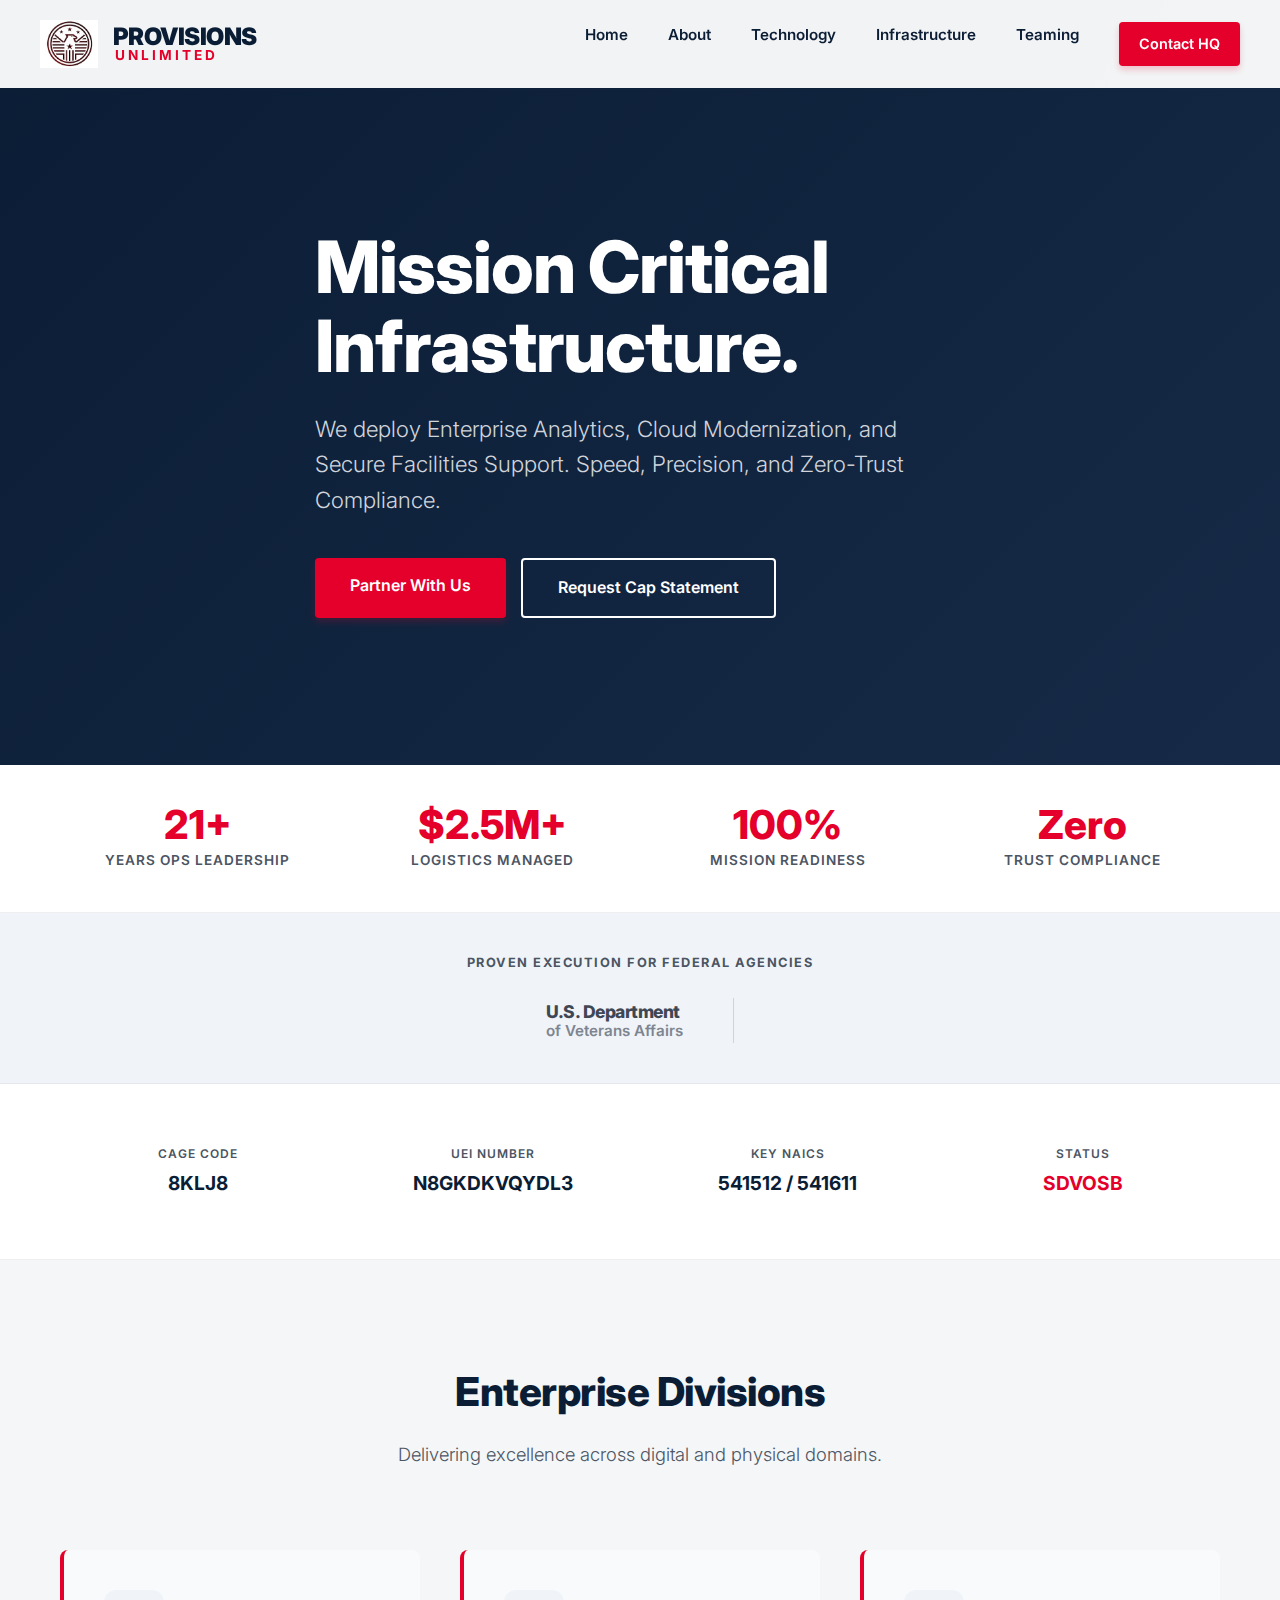
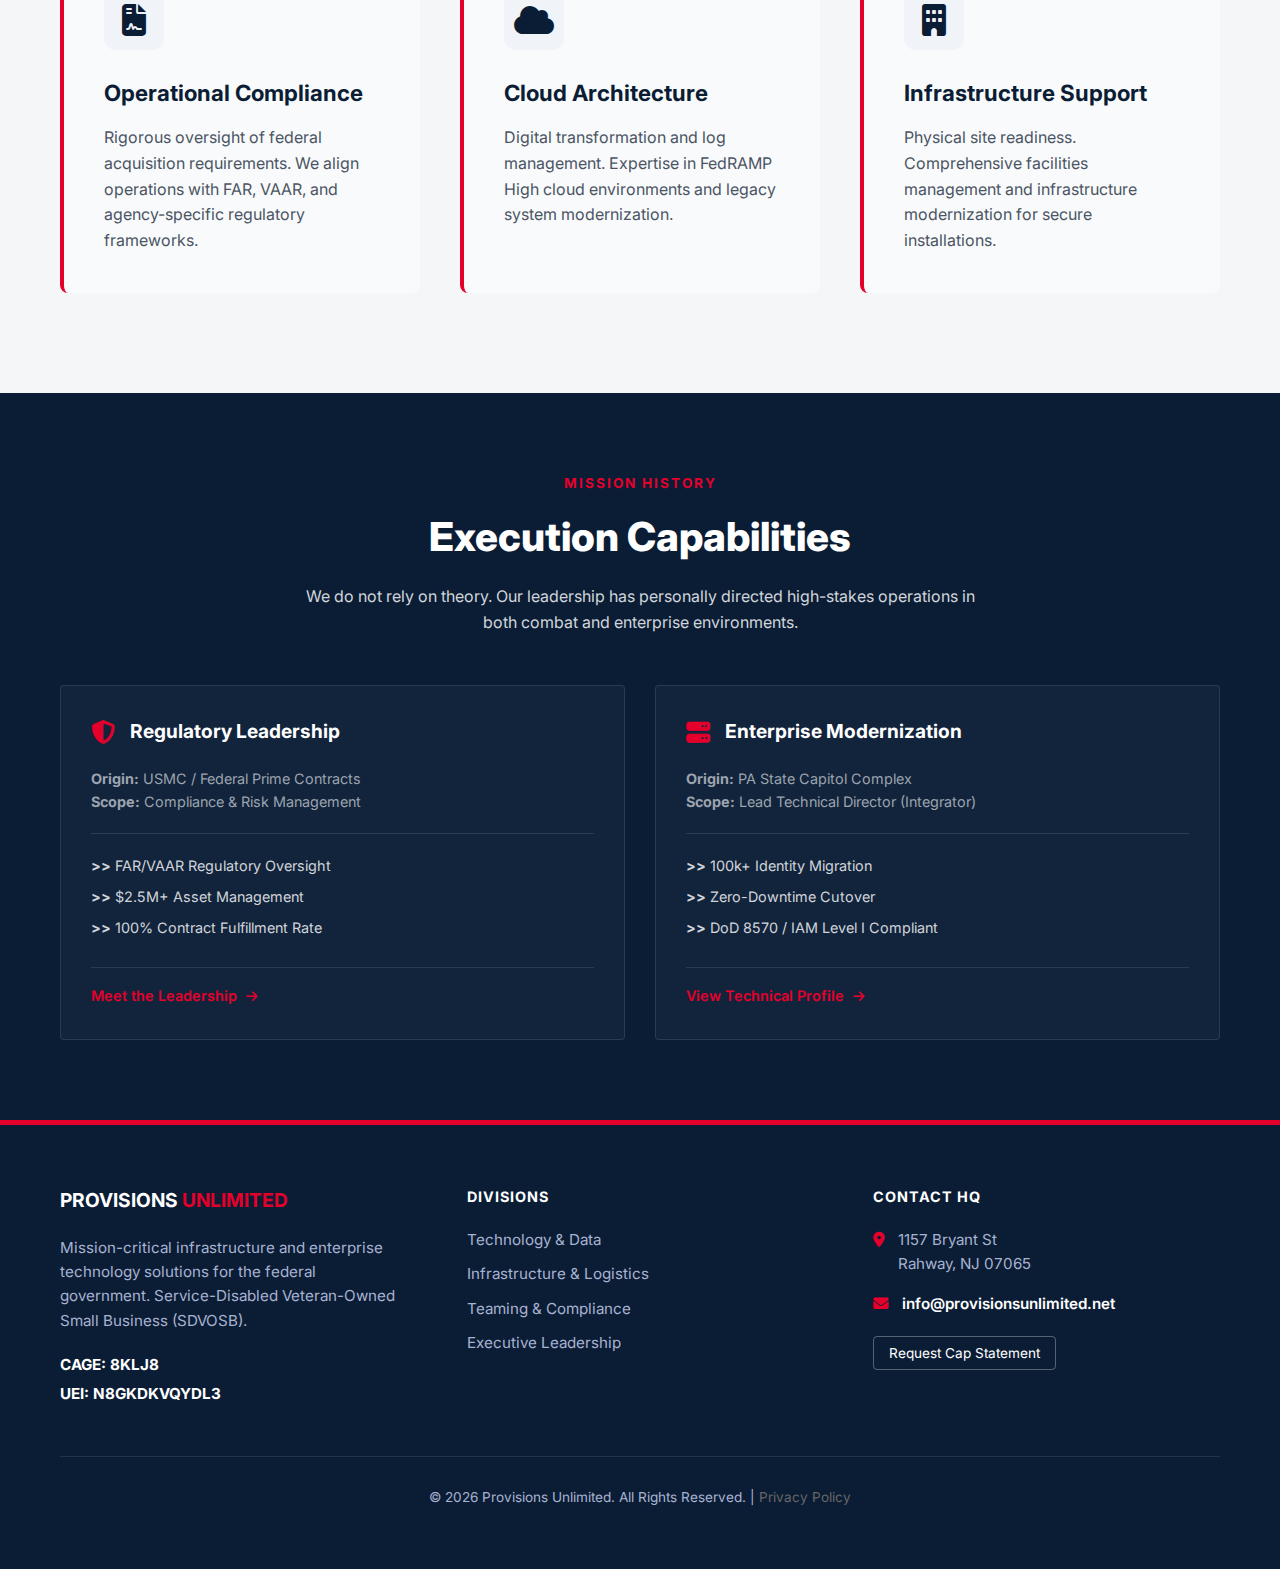
<file: index.html>
<!DOCTYPE html>
<html lang="en">
  <head>
    <meta charset="UTF-8" />
    <meta name="viewport" content="width=device-width, initial-scale=1.0" />
    <meta name="format-detection" content="telephone=no">
    <title>Provisions Unlimited | Mission Support Services</title>
    <link
      rel="stylesheet"
      href="https://cdnjs.cloudflare.com/ajax/libs/font-awesome/6.4.0/css/all.min.css"
    />
    <link
      href="https://fonts.googleapis.com/css2?family=Inter:wght@300;400;600;800&display=swap"
      rel="stylesheet"
    />

    <link rel="stylesheet" href="style.css" />
  </head>
  <body>
    <header>
      <div class="container nav-container">
        <div class="logo">
          <a href="index.html">
            <img src="logo.png" alt="Provisions Unlimited Seal" />
            <div
              style="display: flex; flex-direction: column; justify-content: center; line-height: 1"
            >
              <span
                class="logo-text-large"
                style="
                  font-family: 'Inter', sans-serif;
                  font-weight: 900;
                  font-size: 1.5rem;
                  color: var(--primary-navy);
                  letter-spacing: -0.5px;
                "
                >PROVISIONS</span
              >
              <span
                class="logo-text-small"
                style="
                  font-family: 'Inter', sans-serif;
                  font-weight: 700;
                  font-size: 0.85rem;
                  color: var(--accent-red);
                  letter-spacing: 3px;
                  margin-left: 2px;
                "
                >UNLIMITED</span
              >
            </div>
          </a>
        </div>
        <nav>
          <ul class="desktop-nav">
            <li><a href="index.html">Home</a></li>
            <li><a href="about.html">About</a></li>
            <li><a href="technology.html">Technology</a></li>
            <li><a href="infrastructure.html">Infrastructure</a></li>
            <li><a href="partners.html">Teaming</a></li>
            <li>
              <a href="#contact" class="btn" style="padding: 10px 20px; font-size: 0.9rem"
                >Contact HQ</a
              >
            </li>
          </ul>
          <div class="mobile-nav-toggle">
            <i class="fas fa-bars"></i>
          </div>
        </nav>
      </div>
      <div class="mobile-nav">
        <ul>
          <li><a href="index.html">Home</a></li>
          <li><a href="about.html">About</a></li>
          <li><a href="technology.html">Technology</a></li>
          <li><a href="infrastructure.html">Infrastructure</a></li>
          <li><a href="partners.html">Teaming</a></li>
          <li><a href="#contact">Contact HQ</a></li>
        </ul>
      </div>
    </header>

    <section class="hero">
      <div class="container">
                  <div class="hero-content">
                    <h1>Mission Critical<br>Infrastructure.</h1>
                    <p>We deploy Enterprise Analytics, Cloud Modernization, and Secure Facilities Support. Speed, Precision, and Zero-Trust Compliance.</p>
                    
                    <div style="display: flex; gap: 15px; flex-wrap: wrap;">
                        <a href="partners.html" class="btn">Partner With Us</a>
                        
                        <a href="mailto:info@provisionsunlimited.net?subject=Request Capability Statement" class="btn" style="background-color: transparent; border: 2px solid white; box-shadow: none;">
                            Request Cap Statement
                        </a>
                    </div>
                </div>      </div>
    </section>

    <div class="metrics">
      <div class="container">
        <div class="metrics-grid">
          <div class="metric-item">
            <h3>21+</h3>
            <p>Years Ops Leadership</p>
          </div>
          <div class="metric-item">
            <h3>$2.5M+</h3>
            <p>Logistics Managed</p>
          </div>
          <div class="metric-item">
            <h3>100%</h3>
            <p>Mission Readiness</p>
          </div>
          <div class="metric-item">
            <h3>Zero</h3>
            <p>Trust Compliance</p>
          </div>
        </div>
      </div>
    </div>

    <div style="background: #f0f4f8; padding: 40px 0; border-bottom: 1px solid #e5e7eb">
      <div class="container" style="text-align: center">
        <p
          style="
            font-weight: 700;
            color: var(--text-gray);
            text-transform: uppercase;
            font-size: 0.8rem;
            letter-spacing: 1.5px;
            margin-bottom: 25px;
          "
        >
          Proven Execution For Federal Agencies
        </p>

        <div
          style="
            display: flex;
            justify-content: center;
            align-items: center;
            gap: 50px;
            flex-wrap: wrap;
          "
        >
                    <div style="display: flex; align-items: center; gap: 15px; opacity: 0.85">
                      <div style="text-align: left; line-height: 1.2">
                        <span
                          style="
                            display: block;
                            font-weight: 800;
                            color: #1f2937;
                            font-size: 1.1rem;
                            letter-spacing: -0.5px;
                          "
                          >U.S. Department</span
                        >
                        <span style="display: block; font-weight: 600; color: #6b7280; font-size: 0.95rem"
                          >of Veterans Affairs</span
                        >
                      </div>
                    </div>
          <div
            style="height: 45px; width: 1px; background: #cbd5e1; display: block"
            class="desktop-only"
          ></div>


        </div>
      </div>
    </div>

    <div class="gov-data">
      <div class="container">
        <div class="data-grid">
          <div class="data-item">
            <h4>CAGE Code</h4>
            <p>8KLJ8</p>
          </div>
          <div class="data-item">
            <h4>UEI Number</h4>
            <p>N8GKDKVQYDL3</p>
          </div>
          <div class="data-item">
            <h4>Key NAICS</h4>
            <p>541512 / 541611</p>
          </div>
          <div class="data-item">
            <h4>Status</h4>
            <p style="color: var(--accent-red)">SDVOSB</p>
          </div>
        </div>
      </div>
    </div>

    <section id="services" class="services">
      <div class="container">
        <h2 class="section-title">Enterprise Divisions</h2>
        <p class="section-subtitle">Delivering excellence across digital and physical domains.</p>
        <div class="grid">
    
    <a href="partners.html" style="text-decoration: none;">
        <div class="cap-card" style="height: 100%;"> <div class="card-icon"><i class="fas fa-file-contract"></i></div>
            <h3>Operational Compliance</h3>
            <p>Rigorous oversight of federal acquisition requirements. We align operations with FAR, VAAR, and agency-specific regulatory frameworks.</p>
        </div>
    </a>

    <a href="technology.html" style="text-decoration: none;">
        <div class="cap-card" style="height: 100%;">
            <div class="card-icon"><i class="fas fa-cloud"></i></div>
            <h3>Cloud Architecture</h3>
            <p>Digital transformation and log management. Expertise in FedRAMP High cloud environments and legacy system modernization.</p>
        </div>
    </a>

    <a href="infrastructure.html" style="text-decoration: none;">
        <div class="cap-card" style="height: 100%;">
            <div class="card-icon"><i class="fas fa-building"></i></div>
            <h3>Infrastructure Support</h3>
            <p>Physical site readiness. Comprehensive facilities management and infrastructure modernization for secure installations.</p>
        </div>
    </a>
</div>
      </div>
    </section>

    <section class="performance" style="background-color: var(--primary-navy); color: white; padding: 80px 0;">
        <div class="container">
            
            <div style="text-align: center; margin-bottom: 50px;">
                <h4 style="color: var(--accent-red); text-transform: uppercase; letter-spacing: 2px; font-size: 0.85rem; font-weight: 700; margin-bottom: 10px;">Mission History</h4>
                <h2 style="font-size: 2.5rem; font-weight: 800;">Execution Capabilities</h2>
                <p style="color: #d1d5db; max-width: 700px; margin: 0 auto; margin-top: 15px;">
                    We do not rely on theory. Our leadership has personally directed high-stakes operations in both combat and enterprise environments.
                </p>
            </div>

            <div style="display: grid; grid-template-columns: repeat(auto-fit, minmax(300px, 1fr)); gap: 30px;">

                <div style="background: rgba(255,255,255,0.03); border: 1px solid rgba(255,255,255,0.1); border-radius: 4px; padding: 30px; display: flex; flex-direction: column; height: 100%;">
                    <div style="display: flex; align-items: center; gap: 15px; margin-bottom: 20px;">
                        <i class="fas fa-shield-alt" style="font-size: 1.5rem; color: var(--accent-red);"></i>
                        <h3 style="color: white; font-size: 1.2rem; font-weight: 700;">Regulatory Leadership</h3>
                    </div>
                    <p style="color: #9ca3af; font-size: 0.9rem; margin-bottom: 20px; border-bottom: 1px solid rgba(255,255,255,0.1); padding-bottom: 20px;">
                        <strong>Origin:</strong> USMC / Federal Prime Contracts<br>
                        <strong>Scope:</strong> Compliance & Risk Management
                    </p>
                    <ul style="list-style: none; font-size: 0.9rem; color: #d1d5db; flex-grow: 1;">
                        <li style="margin-bottom: 8px;"><strong>>></strong> FAR/VAAR Regulatory Oversight</li>
                        <li style="margin-bottom: 8px;"><strong>>></strong> $2.5M+ Asset Management</li>
                        <li style="margin-bottom: 8px;"><strong>>></strong> 100% Contract Fulfillment Rate</li>
                    </ul>
                    <div style="margin-top: 20px; padding-top: 15px; border-top: 1px solid rgba(255,255,255,0.1);">
                        <a href="about.html" style="color: var(--accent-red); text-decoration: none; font-size: 0.9rem; font-weight: 600;">Meet the Leadership <i class="fas fa-arrow-right" style="font-size: 0.8rem; margin-left: 5px;"></i></a>
                    </div>
                </div>

                <div style="background: rgba(255,255,255,0.03); border: 1px solid rgba(255,255,255,0.1); border-radius: 4px; padding: 30px; display: flex; flex-direction: column; height: 100%;">
                    <div style="display: flex; align-items: center; gap: 15px; margin-bottom: 20px;">
                        <i class="fas fa-server" style="font-size: 1.5rem; color: var(--accent-red);"></i>
                        <h3 style="color: white; font-size: 1.2rem; font-weight: 700;">Enterprise Modernization</h3>
                    </div>
                    <p style="color: #9ca3af; font-size: 0.9rem; margin-bottom: 20px; border-bottom: 1px solid rgba(255,255,255,0.1); padding-bottom: 20px;">
                        <strong>Origin:</strong> PA State Capitol Complex<br>
                        <strong>Scope:</strong> Lead Technical Director (Integrator)
                    </p>
                    <ul style="list-style: none; font-size: 0.9rem; color: #d1d5db; flex-grow: 1;">
                        <li style="margin-bottom: 8px;"><strong>>></strong> 100k+ Identity Migration</li>
                        <li style="margin-bottom: 8px;"><strong>>></strong> Zero-Downtime Cutover</li>
                        <li style="margin-bottom: 8px;"><strong>>></strong> DoD 8570 / IAM Level I Compliant</li>
                    </ul>
                    <div style="margin-top: 20px; padding-top: 15px; border-top: 1px solid rgba(255,255,255,0.1);">
                        <a href="about.html" style="color: var(--accent-red); text-decoration: none; font-size: 0.9rem; font-weight: 600;">View Technical Profile <i class="fas fa-arrow-right" style="font-size: 0.8rem; margin-left: 5px;"></i></a>
                    </div>
                </div>

            </div>
        </div>
    </section>

    <footer id="contact" style="background-color: #0b1d35; color: #a8b2d1; padding: 60px 0; font-size: 0.95rem; border-top: 5px solid var(--accent-red);">
        <div class="container">
            <div style="display: flex; flex-wrap: wrap; gap: 60px; justify-content: space-between;">
                
                <div style="flex: 1; min-width: 250px;">
                    <h4 style="color: white; margin-bottom: 20px; font-size: 1.2rem;">PROVISIONS <span style="color:var(--accent-red)">UNLIMITED</span></h4>
                    <p style="margin-bottom: 20px; line-height: 1.6;">
                        Mission-critical infrastructure and enterprise technology solutions for the federal government. Service-Disabled Veteran-Owned Small Business (SDVOSB).
                    </p>
                    <div style="font-weight: 700; color: white;">
                        <span style="display: block; margin-bottom: 5px;">CAGE: 8KLJ8</span>
                        <span style="display: block;">UEI: N8GKDKVQYDL3</span>
                    </div>
                </div>

                <div style="flex: 1; min-width: 200px;">
                    <h4 style="color: white; margin-bottom: 20px; text-transform: uppercase; letter-spacing: 1px; font-size: 0.9rem;">Divisions</h4>
                    <ul style="list-style: none; padding: 0;">
                        <li style="margin-bottom: 10px;"><a href="technology.html" style="color: #a8b2d1; text-decoration: none; transition: color 0.2s;">Technology & Data</a></li>
                        <li style="margin-bottom: 10px;"><a href="infrastructure.html" style="color: #a8b2d1; text-decoration: none; transition: color 0.2s;">Infrastructure & Logistics</a></li>
                        <li style="margin-bottom: 10px;"><a href="partners.html" style="color: #a8b2d1; text-decoration: none; transition: color 0.2s;">Teaming & Compliance</a></li>
                        <li style="margin-bottom: 10px;"><a href="about.html" style="color: #a8b2d1; text-decoration: none; transition: color 0.2s;">Executive Leadership</a></li>
                    </ul>
                </div>

                <div style="flex: 1; min-width: 250px;">
                    <h4 style="color: white; margin-bottom: 20px; text-transform: uppercase; letter-spacing: 1px; font-size: 0.9rem;">Contact HQ</h4>
                    <p style="margin-bottom: 15px;">
                        <i class="fas fa-map-marker-alt" style="color: var(--accent-red); margin-right: 10px;"></i>
                        1157 Bryant St<br>
                        <span style="margin-left: 25px;">Rahway, NJ 07065</span>
                    </p>
                    <p>
                        <i class="fas fa-envelope" style="color: var(--accent-red); margin-right: 10px;"></i>
                        <a href="mailto:info@provisionsunlimited.net" style="color: white; text-decoration: none; font-weight: 600;">info@provisionsunlimited.net</a>
                    </p>
                    <div style="margin-top: 25px;">
                        <a href="mailto:info@provisionsunlimited.net?subject=Request Capability Statement" style="border: 1px solid rgba(255,255,255,0.3); padding: 8px 15px; border-radius: 4px; color: white; text-decoration: none; font-size: 0.85rem;">Request Cap Statement</a>
                    </div>
                </div>

            </div>

            <div style="border-top: 1px solid rgba(255,255,255,0.1); margin-top: 50px; padding-top: 30px; text-align: center; font-size: 0.85rem;">
                <p>&copy; 2026 Provisions Unlimited. All Rights Reserved. | <a href="#" style="color: #666; text-decoration: none;">Privacy Policy</a></p>
            </div>
        </div>
    </footer>

    <script>
      const mobileNavToggle = document.querySelector('.mobile-nav-toggle');
      const mobileNav = document.querySelector('.mobile-nav');

      mobileNavToggle.addEventListener('click', () => {
        mobileNav.classList.toggle('active');
      });
    </script>
  </body>
</html>
</file>
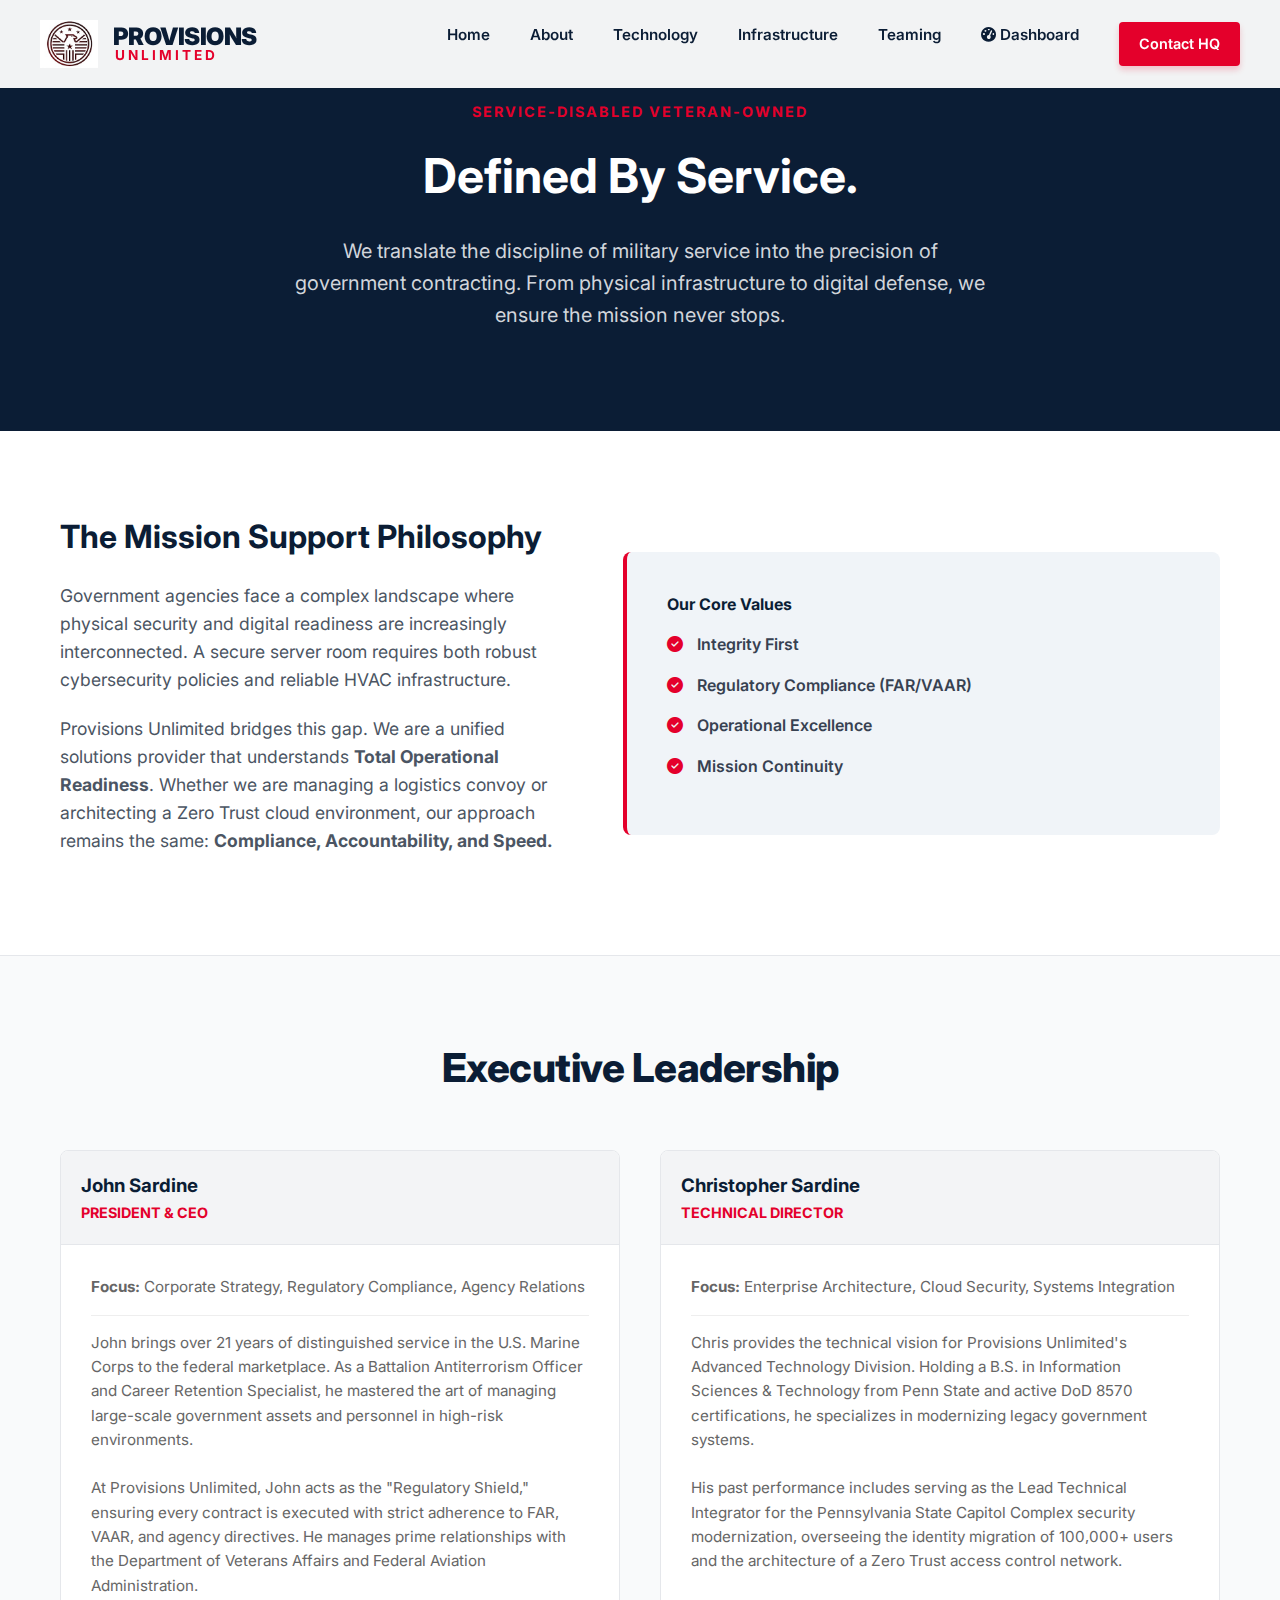
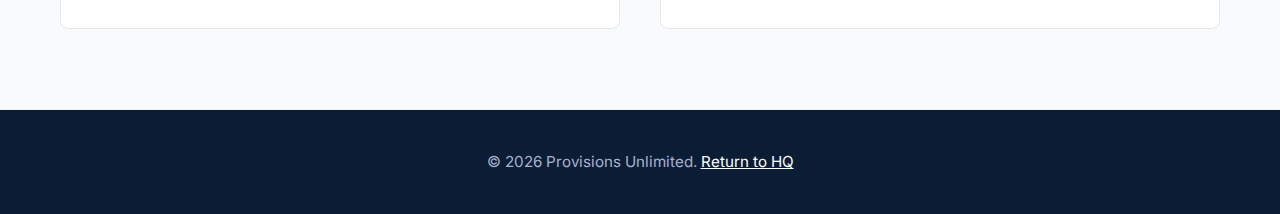
<file: about.html>
<!DOCTYPE html>
<html lang="en">
<head>
    <meta charset="UTF-8">
    <meta name="viewport" content="width=device-width, initial-scale=1.0">
    <title>About Us | Provisions Unlimited</title>
    <link rel="stylesheet" href="https://cdnjs.cloudflare.com/ajax/libs/font-awesome/6.4.0/css/all.min.css">
    <link href="https://fonts.googleapis.com/css2?family=Inter:wght@300;400;600;800&display=swap" rel="stylesheet">
    <link rel="stylesheet" href="style.css">
</head>
<body>

    <header>
        <div class="container nav-container">
            <div class="logo">
                <a href="index.html">
                    <img src="logo.png" alt="Provisions Unlimited Seal">
                    <div class="logo-text-container">
                        <span class="logo-text-large">PROVISIONS</span>
                        <span class="logo-text-small">UNLIMITED</span>
                    </div>
                </a>
            </div>
            <nav>
                <ul class="desktop-nav">
                    <li><a href="index.html">Home</a></li>
                    <li><a href="about.html">About</a></li>
                    <li><a href="technology.html">Technology</a></li>
                    <li><a href="infrastructure.html">Infrastructure</a></li>
                    <li><a href="partners.html">Teaming</a></li>
                    <li><a href="/dashboard"><i class="fas fa-gauge-high"></i> Dashboard</a></li>
                    <li><a href="#contact" class="btn">Contact HQ</a></li>
                </ul>
                <div class="mobile-nav-toggle">
                    <i class="fas fa-bars"></i>
                </div>
            </nav>
        </div>
        <div class="mobile-nav">
            <ul>
                <li><a href="index.html">Home</a></li>
                <li><a href="about.html">About</a></li>
                <li><a href="technology.html">Technology</a></li>
                <li><a href="infrastructure.html">Infrastructure</a></li>
                <li><a href="partners.html">Teaming</a></li>
                <li><a href="/dashboard"><i class="fas fa-gauge-high"></i> Dashboard</a></li>
                <li><a href="#contact">Contact HQ</a></li>
            </ul>
        </div>
    </header>

    <section class="about-hero">
        <div class="container">
            <h4 class="subtitle">Service-Disabled Veteran-Owned</h4>
            <h1>Defined By Service.</h1>
            <p>We translate the discipline of military service into the precision of government contracting. From physical infrastructure to digital defense, we ensure the mission never stops.</p>
        </div>
    </section>

    <section class="mission-philosophy">
        <div class="container">
            <div class="content-flex">
                <div class="flex-item">
                    <h2>The Mission Support Philosophy</h2>
                    <p>Government agencies face a complex landscape where physical security and digital readiness are increasingly interconnected. A secure server room requires both robust cybersecurity policies and reliable HVAC infrastructure.</p>
                    <p>Provisions Unlimited bridges this gap. We are a unified solutions provider that understands <strong>Total Operational Readiness</strong>. Whether we are managing a logistics convoy or architecting a Zero Trust cloud environment, our approach remains the same: <strong>Compliance, Accountability, and Speed.</strong></p>
                </div>
                <div class="flex-item core-values-card">
                    <h4>Our Core Values</h4>
                    <ul>
                        <li><i class="fas fa-check-circle"></i> Integrity First</li>
                        <li><i class="fas fa-check-circle"></i> Regulatory Compliance (FAR/VAAR)</li>
                        <li><i class="fas fa-check-circle"></i> Operational Excellence</li>
                        <li><i class="fas fa-check-circle"></i> Mission Continuity</li>
                    </ul>
                </div>
            </div>
        </div>
    </section>

    <section class="executive-leadership">
        <div class="container">
            <h2 class="section-title">Executive Leadership</h2>
            
            <div class="leader-grid">
                
                <div class="leader-card">
                    <div class="leader-header">
                        <h3>John Sardine</h3>
                        <p>President & CEO</p>
                    </div>
                    <div class="leader-body">
                        <p><strong>Focus:</strong> Corporate Strategy, Regulatory Compliance, Agency Relations</p>
                        <hr>
                        <p>
                            John brings over 21 years of distinguished service in the U.S. Marine Corps to the federal marketplace. As a Battalion Antiterrorism Officer and Career Retention Specialist, he mastered the art of managing large-scale government assets and personnel in high-risk environments.<br><br>
                            At Provisions Unlimited, John acts as the "Regulatory Shield," ensuring every contract is executed with strict adherence to FAR, VAAR, and agency directives. He manages prime relationships with the Department of Veterans Affairs and Federal Aviation Administration.
                        </p>
                    </div>
                </div>

                <div class="leader-card">
                    <div class="leader-header">
                        <h3>Christopher Sardine</h3>
                        <p>Technical Director</p>
                    </div>
                    <div class="leader-body">
                        <p><strong>Focus:</strong> Enterprise Architecture, Cloud Security, Systems Integration</p>
                        <hr>
                        <p>
                            Chris provides the technical vision for Provisions Unlimited's Advanced Technology Division. Holding a B.S. in Information Sciences & Technology from Penn State and active DoD 8570 certifications, he specializes in modernizing legacy government systems.<br><br>
                            His past performance includes serving as the Lead Technical Integrator for the Pennsylvania State Capitol Complex security modernization, overseeing the identity migration of 100,000+ users and the architecture of a Zero Trust access control network.
                        </p>
                    </div>
                </div>

            </div>
        </div>
    </section>

    <footer class="site-footer-dark">
        <div class="container">
            <p>&copy; 2026 Provisions Unlimited. <a href="index.html">Return to HQ</a></p>
        </div>
    </footer>

    <script>
        const mobileNavToggle = document.querySelector('.mobile-nav-toggle');
        const mobileNav = document.querySelector('.mobile-nav');

        mobileNavToggle.addEventListener('click', () => {
            mobileNav.classList.toggle('active');
        });
    </script>

</body>
</html>
</file>
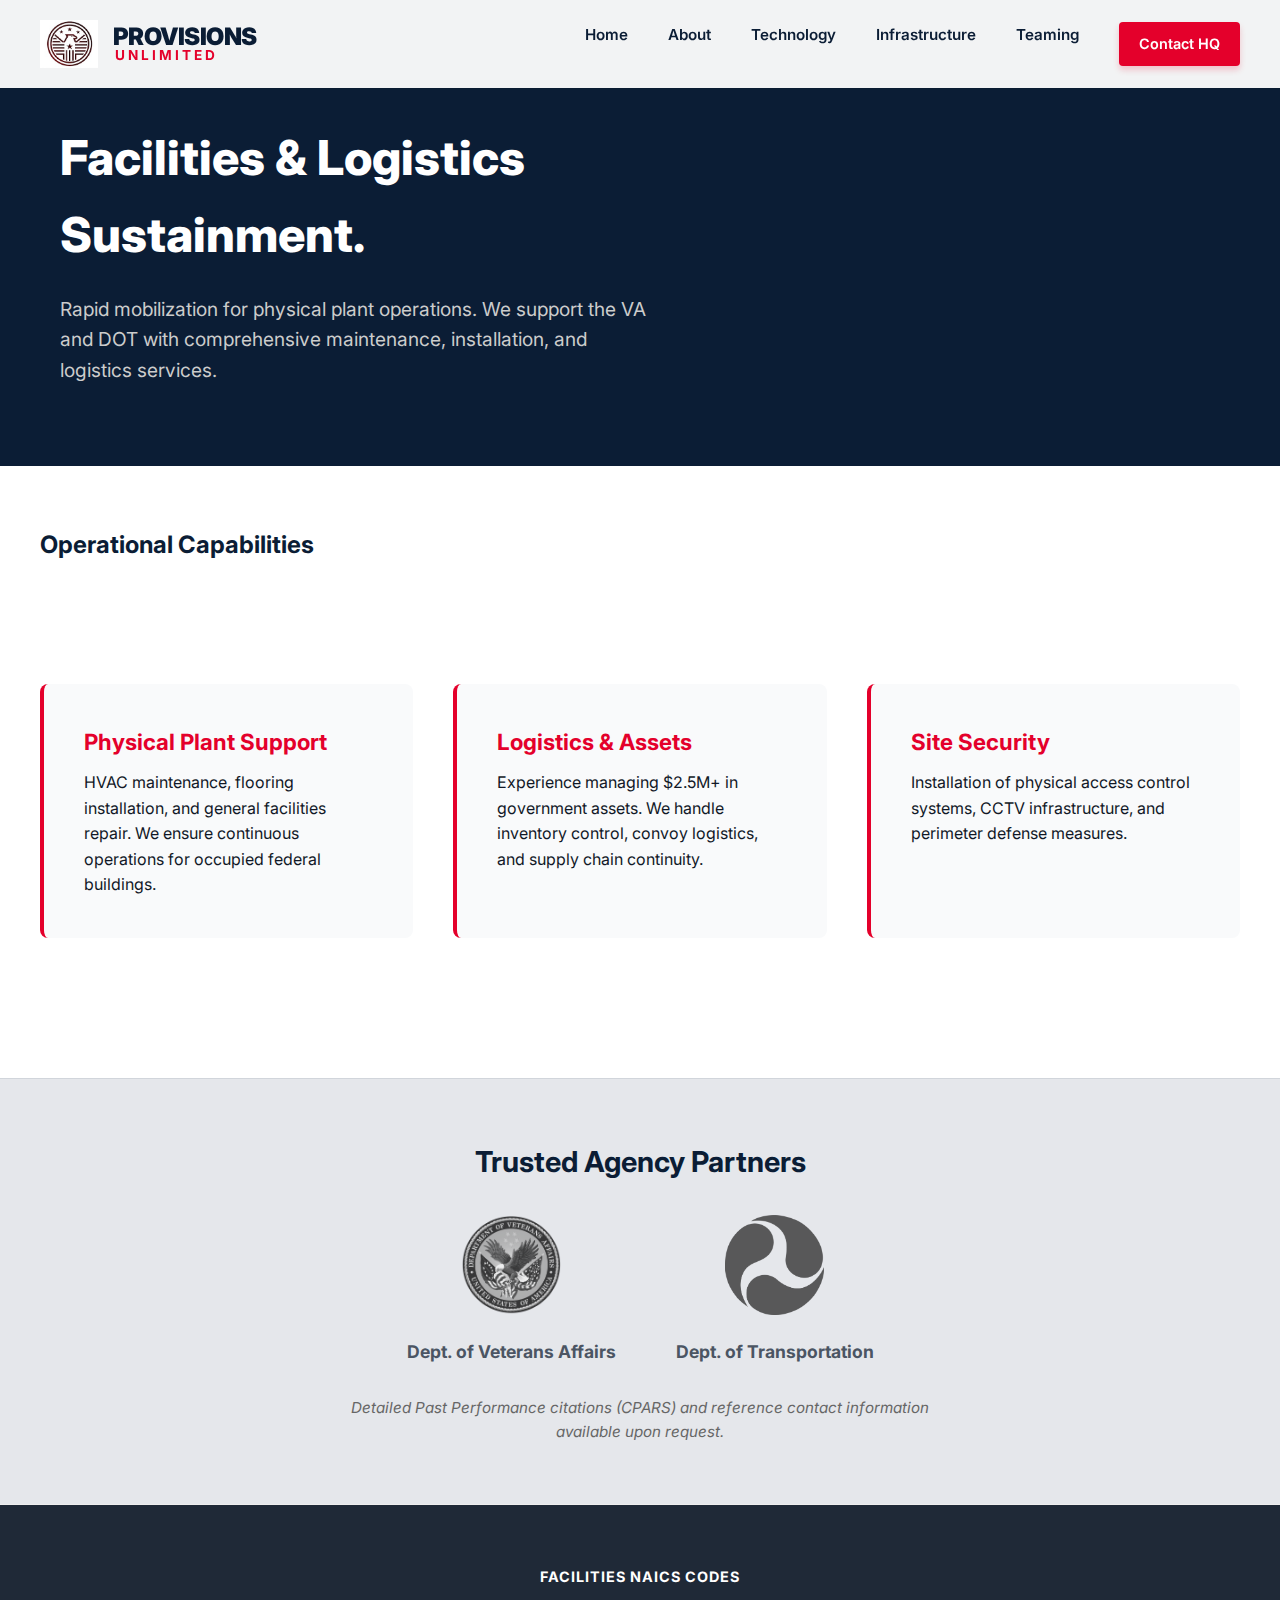
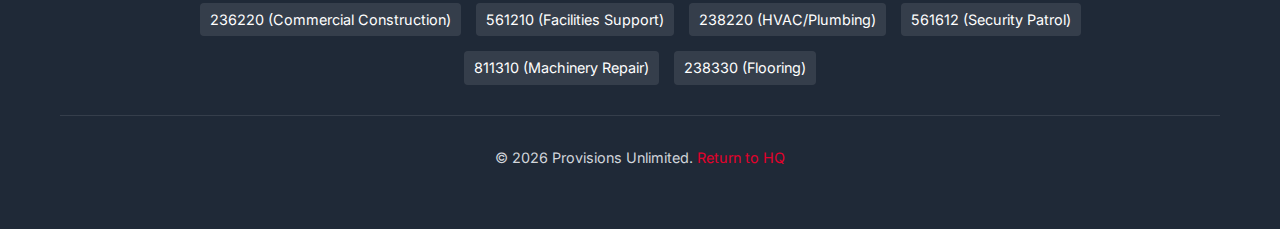
<file: infrastructure.html>
<!DOCTYPE html>
<html lang="en">
  <head>
    <meta charset="UTF-8" />
    <meta name="viewport" content="width=device-width, initial-scale=1.0">
    <meta name="format-detection" content="telephone=no">
    <title>Infrastructure & Logistics | Provisions Unlimited</title>
    <link
      rel="stylesheet"
      href="https://cdnjs.cloudflare.com/ajax/libs/font-awesome/6.4.0/css/all.min.css"
    />
    <link
      href="https://fonts.googleapis.com/css2?family=Inter:wght@300;400;600;800&display=swap"
      rel="stylesheet"
    />
    <link rel="stylesheet" href="style.css" />
  </head>
  <body>
    <header>
      <div class="container nav-container">
        <div class="logo">
          <a href="index.html">
            <img src="logo.png" alt="Provisions Unlimited Seal" />
            <div
              style="display: flex; flex-direction: column; justify-content: center; line-height: 1"
            >
              <span
                class="logo-text-large"
                style="
                  font-family: 'Inter', sans-serif;
                  font-weight: 900;
                  font-size: 1.5rem;
                  color: var(--primary-navy);
                  letter-spacing: -0.5px;
                "
                >PROVISIONS</span
              >
              <span
                class="logo-text-small"
                style="
                  font-family: 'Inter', sans-serif;
                  font-weight: 700;
                  font-size: 0.85rem;
                  color: var(--accent-red);
                  letter-spacing: 3px;
                  margin-left: 2px;
                "
                >UNLIMITED</span
              >
            </div>
          </a>
        </div>
            <nav>
                <ul class="desktop-nav">
                    <li><a href="index.html">Home</a></li>
                    <li><a href="about.html">About</a></li>
                    <li><a href="technology.html">Technology</a></li>
                    <li><a href="infrastructure.html">Infrastructure</a></li>
                    <li><a href="partners.html">Teaming</a></li>
                    <li><a href="#contact" class="btn" style="padding: 10px 20px; font-size: 0.9rem;">Contact HQ</a></li>
                </ul>
                <div class="mobile-nav-toggle">
                    <i class="fas fa-bars"></i>
                </div>
            </nav>
        </div>
        <div class="mobile-nav">
            <ul>
                <li><a href="index.html">Home</a></li>
                <li><a href="about.html">About</a></li>
                <li><a href="technology.html">Technology</a></li>
                <li><a href="infrastructure.html">Infrastructure</a></li>
                <li><a href="partners.html">Teaming</a></li>
                <li><a href="#contact">Contact HQ</a></li>
            </ul>
        </div>
    </header>

    <section class="tech-hero">
      <div class="container">
        <h1 style="font-size: 3rem; margin-bottom: 20px">
          Facilities & Logistics<br />Sustainment.
        </h1>
        <p style="font-size: 1.2rem; max-width: 600px; color: #ccc">
          Rapid mobilization for physical plant operations. We support the VA and DOT with
          comprehensive maintenance, installation, and logistics services.
        </p>
      </div>
    </section>

    <div class="container" style="padding: 60px 0">
      <h2 style="color: var(--primary-navy); margin-bottom: 40px">Operational Capabilities</h2>

      <div class="cap-grid">
        <div class="cap-card">
          <h3 style="color: var(--accent-red); margin-bottom: 10px">Physical Plant Support</h3>
          <p>
            HVAC maintenance, flooring installation, and general facilities repair. We ensure
            continuous operations for occupied federal buildings.
          </p>
        </div>
        <div class="cap-card">
          <h3 style="color: var(--accent-red); margin-bottom: 10px">Logistics & Assets</h3>
          <p>
            Experience managing $2.5M+ in government assets. We handle inventory control, convoy
            logistics, and supply chain continuity.
          </p>
        </div>
        <div class="cap-card">
          <h3 style="color: var(--accent-red); margin-bottom: 10px">Site Security</h3>
          <p>
            Installation of physical access control systems, CCTV infrastructure, and perimeter
            defense measures.
          </p>
        </div>
      </div>
    </div>

    <section style="background: #e5e7eb; padding: 60px 0; border-top: 1px solid #d1d5db">
      <div class="container" style="text-align: center">
        <h3 style="color: var(--primary-navy); margin-bottom: 30px; font-size: 1.8rem">
          Trusted Agency Partners
        </h3>

        <div
          style="
            display: flex;
            justify-content: center;
            align-items: center;
            gap: 60px;
            flex-wrap: wrap;
            margin-bottom: 30px;
          "
        >
          <div style="text-align: center">
            <img
              src="va-logo.png"
              alt="VA Seal"
              style="
                height: 100px;
                width: auto;
                filter: grayscale(100%);
                opacity: 0.8;
                margin-bottom: 15px;
              "
            />
            <p style="font-weight: 700; color: #4b5563; font-size: 1.1rem">
              Dept. of Veterans Affairs
            </p>
          </div>

          <div style="text-align: center">
            <img
              src="dot-logo.png"
              alt="DOT Seal"
              style="
                height: 100px;
                width: auto;
                filter: grayscale(100%);
                opacity: 0.8;
                margin-bottom: 15px;
              "
            />
            <p style="font-weight: 700; color: #4b5563; font-size: 1.1rem">
              Dept. of Transportation
            </p>
          </div>
        </div>

        <p style="color: #666; font-size: 0.95rem; max-width: 600px; margin: 0 auto">
          <em
            >Detailed Past Performance citations (CPARS) and reference contact information available
            upon request.</em
          >
        </p>
      </div>
    </section>

    <footer style="padding: 60px 0; background-color: #1f2937; color: #d1d5db; font-size: 0.9rem;">
        <div class="container">
            <div style="text-align: center; margin-bottom: 30px;">
                <h4 style="color: white; text-transform: uppercase; letter-spacing: 1px; margin-bottom: 15px;">Facilities NAICS Codes</h4>
                <div style="display: flex; flex-wrap: wrap; justify-content: center; gap: 15px; max-width: 900px; margin: 0 auto;">
                    <span style="background: rgba(255,255,255,0.1); padding: 5px 10px; border-radius: 4px; color: white;">236220 (Commercial Construction)</span>
                    <span style="background: rgba(255,255,255,0.1); padding: 5px 10px; border-radius: 4px; color: white;">561210 (Facilities Support)</span>
                    <span style="background: rgba(255,255,255,0.1); padding: 5px 10px; border-radius: 4px; color: white;">238220 (HVAC/Plumbing)</span>
                    <span style="background: rgba(255,255,255,0.1); padding: 5px 10px; border-radius: 4px; color: white;">561612 (Security Patrol)</span>
                    <span style="background: rgba(255,255,255,0.1); padding: 5px 10px; border-radius: 4px; color: white;">811310 (Machinery Repair)</span>
                    <span style="background: rgba(255,255,255,0.1); padding: 5px 10px; border-radius: 4px; color: white;">238330 (Flooring)</span>
                </div>
            </div>

            <div style="border-top: 1px solid rgba(255,255,255,0.1); padding-top: 30px; text-align: center;">
                <p>&copy; 2026 Provisions Unlimited. <a href="index.html" style="color:var(--accent-red); text-decoration: none;">Return to HQ</a></p>
            </div>
        </div>
    </footer>

    <script>
      const mobileNavToggle = document.querySelector('.mobile-nav-toggle');
      const mobileNav = document.querySelector('.mobile-nav');

      mobileNavToggle.addEventListener('click', () => {
        mobileNav.classList.toggle('active');
      });
    </script>
  </body>
</html>
</file>
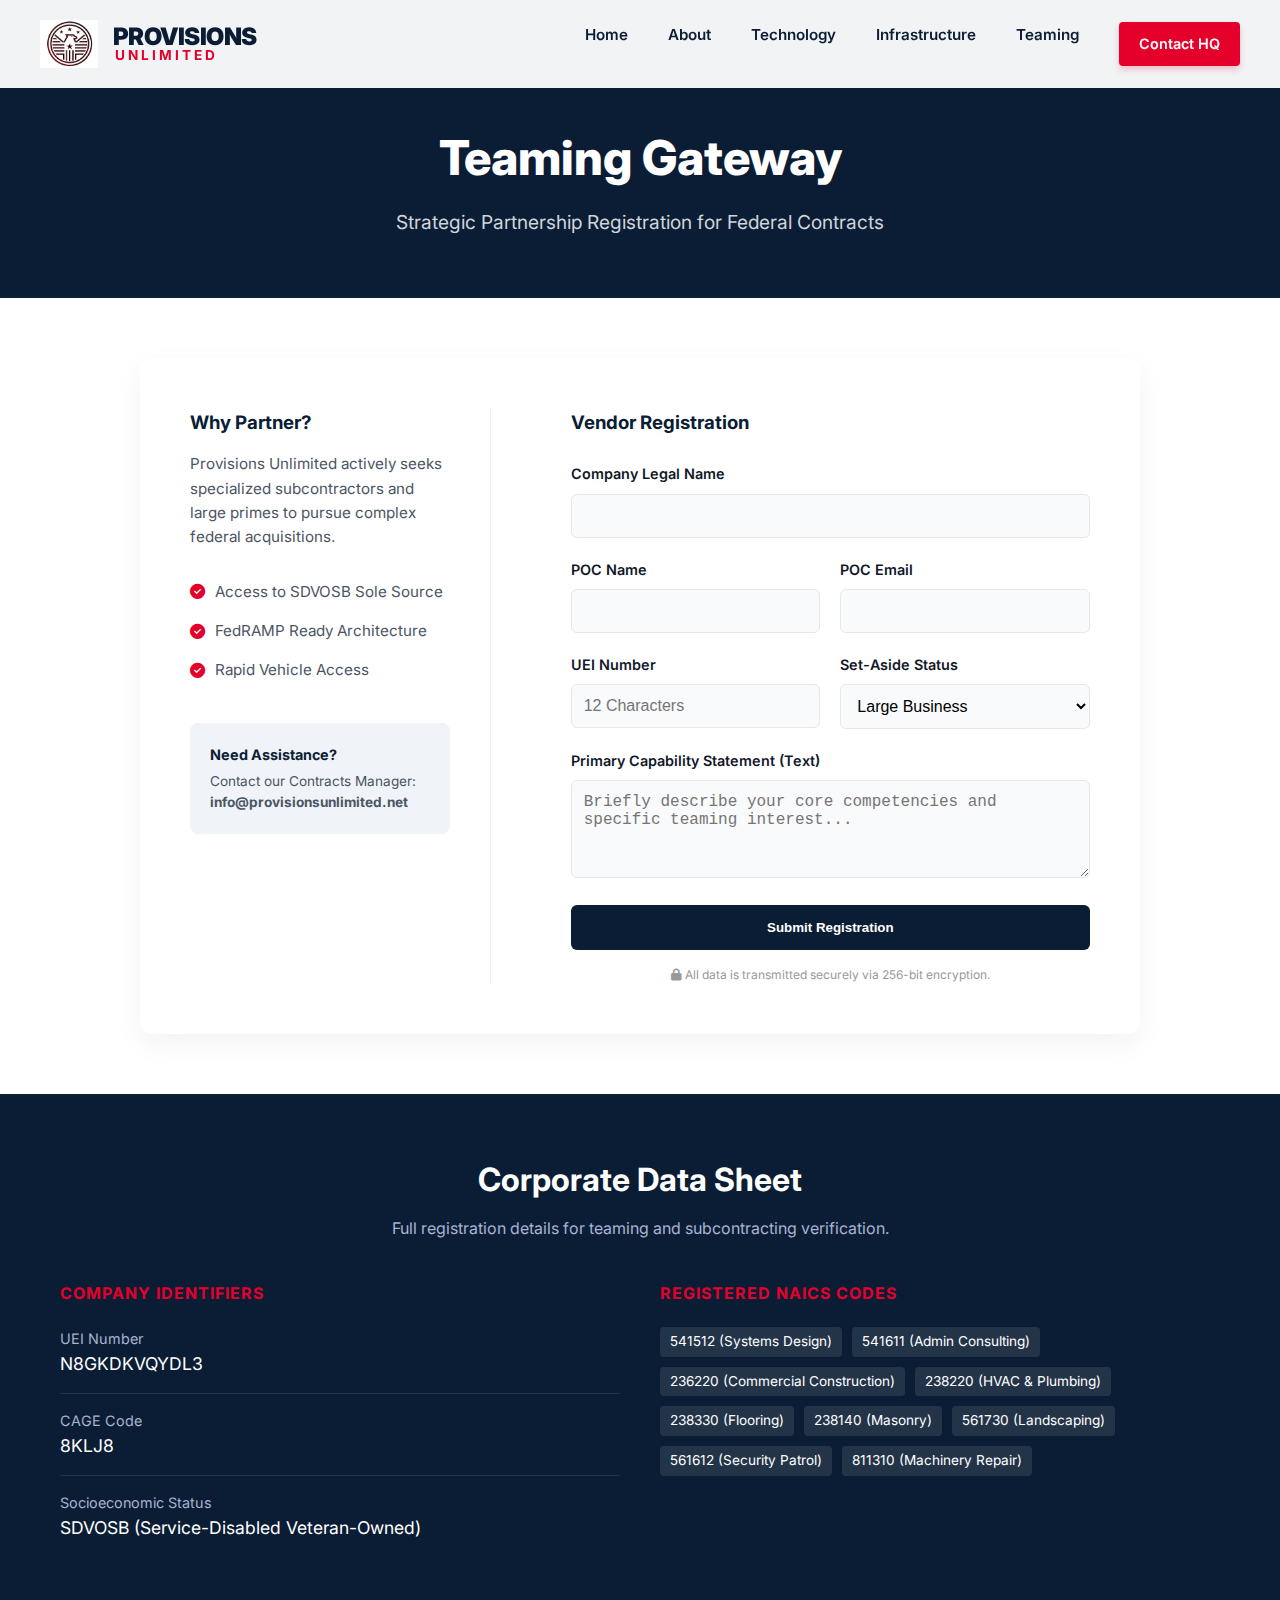
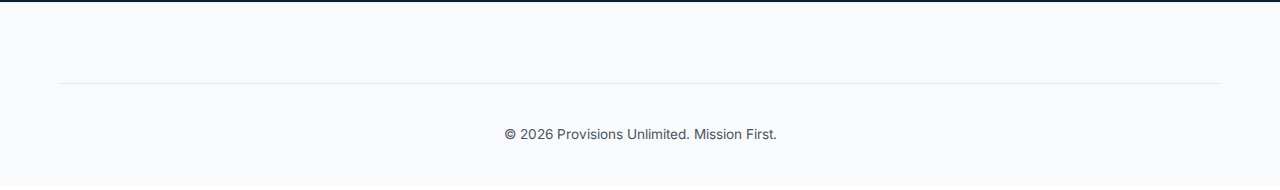
<file: partners.html>
<!DOCTYPE html>
<html lang="en">
<head>
    <meta charset="UTF-8">
    <meta name="viewport" content="width=device-width, initial-scale=1.0">
    <meta name="format-detection" content="telephone=no">    <title>Teaming Gateway | Provisions Unlimited</title>
    <link rel="stylesheet" href="https://cdnjs.cloudflare.com/ajax/libs/font-awesome/6.4.0/css/all.min.css">
    <link href="https://fonts.googleapis.com/css2?family=Inter:wght@300;400;600;800&display=swap" rel="stylesheet">
    
    <link rel="stylesheet" href="style.css">
</head>
<body>

    <header>
        <div class="container nav-container">
            <div class="logo">
                <a href="index.html">
                    <img src="logo.png" alt="Provisions Unlimited Seal">
                    <div style="display: flex; flex-direction: column; justify-content: center; line-height: 1;">
                        <span class="logo-text-large" style="font-family: 'Inter', sans-serif; font-weight: 900; font-size: 1.5rem; color: var(--primary-navy); letter-spacing: -0.5px;">PROVISIONS</span>
                        <span class="logo-text-small" style="font-family: 'Inter', sans-serif; font-weight: 700; font-size: 0.85rem; color: var(--accent-red); letter-spacing: 3px; margin-left: 2px;">UNLIMITED</span>
                    </div>
                </a>
            </div>
            <nav>
                <ul class="desktop-nav">
                    <li><a href="index.html">Home</a></li>
                    <li><a href="about.html">About</a></li>
                    <li><a href="technology.html">Technology</a></li>
                    <li><a href="infrastructure.html">Infrastructure</a></li>
                    <li><a href="partners.html">Teaming</a></li>
                    <li><a href="#contact" class="btn" style="padding: 10px 20px; font-size: 0.9rem;">Contact HQ</a></li>
                </ul>
                <div class="mobile-nav-toggle">
                    <i class="fas fa-bars"></i>
                </div>
            </nav>
        </div>
        <div class="mobile-nav">
            <ul>
                <li><a href="index.html">Home</a></li>
                <li><a href="about.html">About</a></li>
                <li><a href="technology.html">Technology</a></li>
                <li><a href="infrastructure.html">Infrastructure</a></li>
                <li><a href="partners.html">Teaming</a></li>
                <li><a href="#contact">Contact HQ</a></li>
            </ul>
        </div>
    </header>

    <div class="page-header">
        <div class="container">
            <h1>Teaming Gateway</h1>
            <p>Strategic Partnership Registration for Federal Contracts</p>
        </div>
    </div>

    <div class="content-section">
        <div class="partner-layout">
            
            <div class="sidebar">
                <h3 style="color: var(--primary-navy); margin-bottom: 15px;">Why Partner?</h3>
                <p style="color: var(--text-gray); font-size: 0.95rem; line-height: 1.6;">
                    Provisions Unlimited actively seeks specialized subcontractors and large primes to pursue complex federal acquisitions.
                </p>
                
                <ul class="check-list">
                    <li><i class="fas fa-check-circle"></i> Access to SDVOSB Sole Source</li>
                    <li><i class="fas fa-check-circle"></i> FedRAMP Ready Architecture</li>
                    <li><i class="fas fa-check-circle"></i> Rapid Vehicle Access</li>
                </ul>

                <div style="margin-top: 40px; padding: 20px; background: #f0f4f8; border-radius: 8px;">
                    <h4 style="color: var(--primary-navy); font-size: 0.9rem; margin-bottom: 5px;">Need Assistance?</h4>
                    <p style="font-size: 0.85rem; color: var(--text-gray);">Contact our Contracts Manager:<br><strong>info@provisionsunlimited.net</strong></p>
                </div>
            </div>

            <div class="main-form">
                <h3 style="color: var(--primary-navy); margin-bottom: 25px;">Vendor Registration</h3>
                
                <form name="partner-inquiry" method="POST" data-netlify="true">
                    <div>
                        <label class="form-label">Company Legal Name</label>
                        <input type="text" name="company" class="form-control" required>
                    </div>

                    <div style="display: grid; grid-template-columns: 1fr 1fr; gap: 20px;">
                        <div>
                            <label class="form-label">POC Name</label>
                            <input type="text" name="poc_name" class="form-control" required>
                        </div>
                        <div>
                            <label class="form-label">POC Email</label>
                            <input type="email" name="email" class="form-control" required>
                        </div>
                    </div>

                    <div style="display: grid; grid-template-columns: 1fr 1fr; gap: 20px;">
                        <div>
                            <label class="form-label">UEI Number</label>
                            <input type="text" name="uei" class="form-control" placeholder="12 Characters">
                        </div>
                        <div>
                            <label class="form-label">Set-Aside Status</label>
                            <select name="status" class="form-control">
                                <option>Large Business</option>
                                <option>Small Business</option>
                                <option>8(a)</option>
                                <option>HUBZone</option>
                                <option>WOSB</option>
                                <option>SDVOSB</option>
                            </select>
                        </div>
                    </div>

                    <div>
                        <label class="form-label">Primary Capability Statement (Text)</label>
                        <textarea name="message" class="form-control" rows="4" placeholder="Briefly describe your core competencies and specific teaming interest..."></textarea>
                    </div>

                    <button type="submit" class="form-btn">Submit Registration</button>
                    <p style="font-size: 0.75rem; color: #999; margin-top: 15px; text-align: center;">
                        <i class="fas fa-lock"></i> All data is transmitted securely via 256-bit encryption.
                    </p>
                </form>
            </div>

        </div>
    </div>

<section style="background-color: #0b1d35; color: white; padding: 60px 0;">
    <div class="container">
        <div style="text-align: center; margin-bottom: 40px;">
            <h2 style="font-size: 2rem; margin-bottom: 10px;">Corporate Data Sheet</h2>
            <p style="color: #a8b2d1;">Full registration details for teaming and subcontracting verification.</p>
        </div>

        <div style="display: grid; grid-template-columns: repeat(auto-fit, minmax(300px, 1fr)); gap: 40px;">
            
            <div>
                <h4 style="color: var(--accent-red); margin-bottom: 20px; text-transform: uppercase; letter-spacing: 1px;">Company Identifiers</h4>
                <ul style="list-style: none; font-size: 1.1rem;">
                    <li style="margin-bottom: 15px; border-bottom: 1px solid rgba(255,255,255,0.1); padding-bottom: 15px;">
                        <span style="color: #a8b2d1; font-size: 0.9rem; display: block;">UEI Number</span>
                        N8GKDKVQYDL3
                    </li>
                    <li style="margin-bottom: 15px; border-bottom: 1px solid rgba(255,255,255,0.1); padding-bottom: 15px;">
                        <span style="color: #a8b2d1; font-size: 0.9rem; display: block;">CAGE Code</span>
                        8KLJ8
                    </li>
                    <li>
                        <span style="color: #a8b2d1; font-size: 0.9rem; display: block;">Socioeconomic Status</span>
                        SDVOSB (Service-Disabled Veteran-Owned)
                    </li>
                </ul>
            </div>

            <div>
                <h4 style="color: var(--accent-red); margin-bottom: 20px; text-transform: uppercase; letter-spacing: 1px;">Registered NAICS Codes</h4>
                <div style="display: flex; flex-wrap: wrap; gap: 10px;">
                    <span style="background: rgba(255,255,255,0.1); padding: 4px 10px; border-radius: 4px; font-size: 0.85rem;">541512 (Systems Design)</span>
                    <span style="background: rgba(255,255,255,0.1); padding: 4px 10px; border-radius: 4px; font-size: 0.85rem;">541611 (Admin Consulting)</span>
                    
                    <span style="background: rgba(255,255,255,0.1); padding: 4px 10px; border-radius: 4px; font-size: 0.85rem;">236220 (Commercial Construction)</span>
                    <span style="background: rgba(255,255,255,0.1); padding: 4px 10px; border-radius: 4px; font-size: 0.85rem;">238220 (HVAC & Plumbing)</span>
                    <span style="background: rgba(255,255,255,0.1); padding: 4px 10px; border-radius: 4px; font-size: 0.85rem;">238330 (Flooring)</span>
                    <span style="background: rgba(255,255,255,0.1); padding: 4px 10px; border-radius: 4px; font-size: 0.85rem;">238140 (Masonry)</span>
                    <span style="background: rgba(255,255,255,0.1); padding: 4px 10px; border-radius: 4px; font-size: 0.85rem;">561730 (Landscaping)</span>
                    <span style="background: rgba(255,255,255,0.1); padding: 4px 10px; border-radius: 4px; font-size: 0.85rem;">561612 (Security Patrol)</span>
                    <span style="background: rgba(255,255,255,0.1); padding: 4px 10px; border-radius: 4px; font-size: 0.85rem;">811310 (Machinery Repair)</span>
                </div>
            </div>

        </div>
    </div>
</section>

<footer id="leadership">
        <div class="container">
            <div class="footer-bottom">
                <p>&copy; 2026 Provisions Unlimited. Mission First.</p>
            </div>
        </div>
    </footer>

    <script>
        const mobileNavToggle = document.querySelector('.mobile-nav-toggle');
        const mobileNav = document.querySelector('.mobile-nav');

        mobileNavToggle.addEventListener('click', () => {
            mobileNav.classList.toggle('active');
        });
    </script>

</body>
</html>
</file>
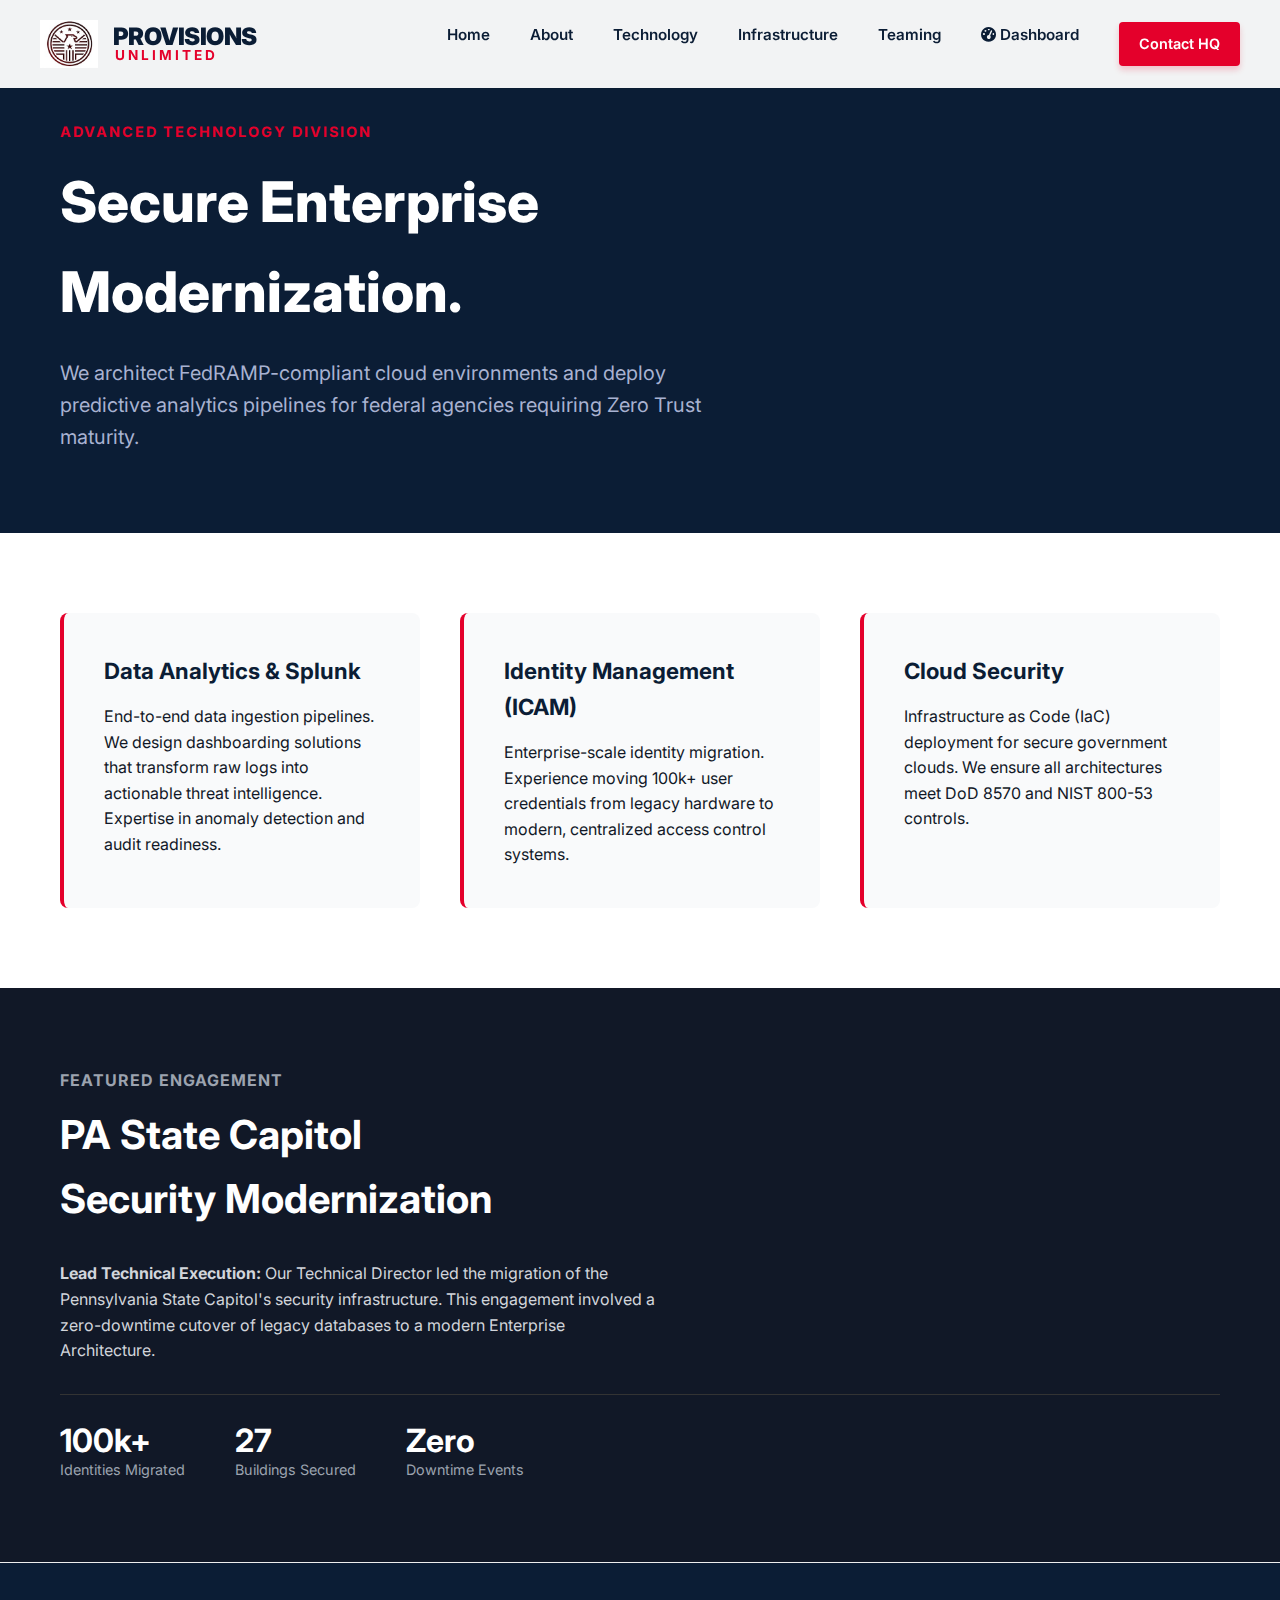
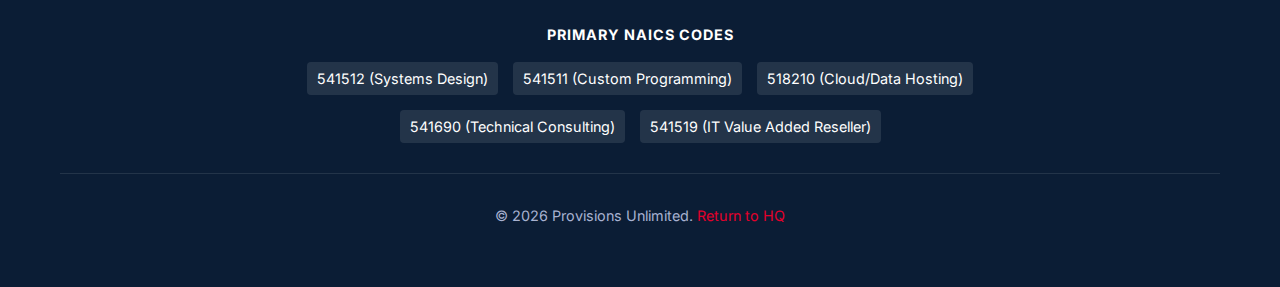
<file: technology.html>
<!DOCTYPE html>
<html lang="en">
<head>
    <meta charset="UTF-8">
    <meta name="viewport" content="width=device-width, initial-scale=1.0">
    <meta name="format-detection" content="telephone=no">    <title>Enterprise Technology | Provisions Unlimited</title>
    <link rel="stylesheet" href="https://cdnjs.cloudflare.com/ajax/libs/font-awesome/6.4.0/css/all.min.css">
    <link href="https://fonts.googleapis.com/css2?family=Inter:wght@300;400;600;800&display=swap" rel="stylesheet">
    <link rel="stylesheet" href="style.css">
</head>
<body>

    <header>
        <div class="container nav-container">
            <div class="logo">
                <a href="index.html">
                    <img src="logo.png" alt="Provisions Unlimited Seal">
                    <div style="display: flex; flex-direction: column; justify-content: center; line-height: 1;">
                        <span class="logo-text-large" style="font-family: 'Inter', sans-serif; font-weight: 900; font-size: 1.5rem; color: var(--primary-navy); letter-spacing: -0.5px;">PROVISIONS</span>
                        <span class="logo-text-small" style="font-family: 'Inter', sans-serif; font-weight: 700; font-size: 0.85rem; color: var(--accent-red); letter-spacing: 3px; margin-left: 2px;">UNLIMITED</span>
                    </div>
                </a>
            </div>
            <nav>
                <ul class="desktop-nav">
                    <li><a href="index.html">Home</a></li>
                    <li><a href="about.html">About</a></li>
                    <li><a href="technology.html">Technology</a></li>
                    <li><a href="infrastructure.html">Infrastructure</a></li>
                    <li><a href="partners.html">Teaming</a></li>
                    <li><a href="/dashboard"><i class="fas fa-gauge-high"></i> Dashboard</a></li>
                    <li><a href="#contact" class="btn" style="padding: 10px 20px; font-size: 0.9rem;">Contact HQ</a></li>
                </ul>
                <div class="mobile-nav-toggle">
                    <i class="fas fa-bars"></i>
                </div>
            </nav>
        </div>
        <div class="mobile-nav">
            <ul>
                <li><a href="index.html">Home</a></li>
                <li><a href="about.html">About</a></li>
                <li><a href="technology.html">Technology</a></li>
                <li><a href="infrastructure.html">Infrastructure</a></li>
                <li><a href="partners.html">Teaming</a></li>
                <li><a href="/dashboard"><i class="fas fa-gauge-high"></i> Dashboard</a></li>
                <li><a href="#contact">Contact HQ</a></li>
            </ul>
        </div>
    </header>

    <section class="tech-hero">
        <div class="container">
            <h4 style="color: var(--accent-red); text-transform: uppercase; letter-spacing: 2px; font-size: 0.9rem; margin-bottom: 15px;">Advanced Technology Division</h4>
            <h1>Secure Enterprise<br>Modernization.</h1>
            <p>We architect FedRAMP-compliant cloud environments and deploy predictive analytics pipelines for federal agencies requiring Zero Trust maturity.</p>
        </div>
    </section>

    <div class="container">
        <div class="cap-grid">
            <div class="cap-card">
                <h3>Data Analytics & Splunk</h3>
                <p>End-to-end data ingestion pipelines. We design dashboarding solutions that transform raw logs into actionable threat intelligence. Expertise in anomaly detection and audit readiness.</p>
            </div>
            <div class="cap-card">
                <h3>Identity Management (ICAM)</h3>
                <p>Enterprise-scale identity migration. Experience moving 100k+ user credentials from legacy hardware to modern, centralized access control systems.</p>
            </div>
            <div class="cap-card">
                <h3>Cloud Security</h3>
                <p>Infrastructure as Code (IaC) deployment for secure government clouds. We ensure all architectures meet DoD 8570 and NIST 800-53 controls.</p>
            </div>
        </div>
    </div>

    <section class="case-study">
        <div class="container">
            <h4 style="color: #9ca3af; text-transform: uppercase; letter-spacing: 1px; margin-bottom: 10px;">Featured Engagement</h4>
            <h2 style="font-size: 2.5rem; margin-bottom: 30px;">PA State Capitol<br>Security Modernization</h2>
            <p style="color: #d1d5db; max-width: 600px; line-height: 1.6;">
                <strong>Lead Technical Execution:</strong> Our Technical Director led the migration of the Pennsylvania State Capitol's security infrastructure. This engagement involved a zero-downtime cutover of legacy databases to a modern Enterprise Architecture.
            </p>
            <div class="stat-row">
                <div>
                    <strong style="font-size: 2rem; display: block; line-height: 1;">100k+</strong>
                    <span style="font-size: 0.9rem; color: #9ca3af;">Identities Migrated</span>
                </div>
                <div>
                    <strong style="font-size: 2rem; display: block; line-height: 1;">27</strong>
                    <span style="font-size: 0.9rem; color: #9ca3af;">Buildings Secured</span>
                </div>
                <div>
                    <strong style="font-size: 2rem; display: block; line-height: 1;">Zero</strong>
                    <span style="font-size: 0.9rem; color: #9ca3af;">Downtime Events</span>
                </div>
            </div>
        </div>
    </section>

    <footer style="padding: 60px 0; background-color: #0b1d35; color: #a8b2d1; font-size: 0.9rem;">
        <div class="container">
            <div style="text-align: center; margin-bottom: 30px;">
                <h4 style="color: white; text-transform: uppercase; letter-spacing: 1px; margin-bottom: 15px;">Primary NAICS Codes</h4>
                <div style="display: flex; flex-wrap: wrap; justify-content: center; gap: 15px; max-width: 800px; margin: 0 auto;">
                    <span style="background: rgba(255,255,255,0.1); padding: 5px 10px; border-radius: 4px; color: white;">541512 (Systems Design)</span>
                    <span style="background: rgba(255,255,255,0.1); padding: 5px 10px; border-radius: 4px; color: white;">541511 (Custom Programming)</span>
                    <span style="background: rgba(255,255,255,0.1); padding: 5px 10px; border-radius: 4px; color: white;">518210 (Cloud/Data Hosting)</span>
                    <span style="background: rgba(255,255,255,0.1); padding: 5px 10px; border-radius: 4px; color: white;">541690 (Technical Consulting)</span>
                    <span style="background: rgba(255,255,255,0.1); padding: 5px 10px; border-radius: 4px; color: white;">541519 (IT Value Added Reseller)</span>
                </div>
            </div>
            
            <div style="border-top: 1px solid rgba(255,255,255,0.1); padding-top: 30px; text-align: center;">
                <p>&copy; 2026 Provisions Unlimited. <a href="index.html" style="color:var(--accent-red); text-decoration: none;">Return to HQ</a></p>
            </div>
        </div>
    </footer>

    <script>
        const mobileNavToggle = document.querySelector('.mobile-nav-toggle');
        const mobileNav = document.querySelector('.mobile-nav');

        mobileNavToggle.addEventListener('click', () => {
            mobileNav.classList.toggle('active');
        });
    </script>

</body>
</html>
</file>
<file: style.css>
/* --- MODERN ENTERPRISE THEME --- */
:root {
    --primary-navy: #0b1d35;
    --accent-red: #e4002b;
    --bg-light: #f4f6f8;
    --white: #ffffff;
    --text-dark: #111827;
    --text-gray: #4b5563;
}
* { margin: 0; padding: 0; box-sizing: border-box; }
body { background-color: var(--white); color: var(--text-dark); font-family: 'Inter', sans-serif; line-height: 1.6; }
.container { max-width: 1200px; margin: 0 auto; padding: 0 20px; }
.btn { display: inline-block; padding: 15px 35px; background-color: var(--accent-red); color: var(--white); text-decoration: none; font-weight: 600; border-radius: 4px; transition: all 0.2s ease; box-shadow: 0 4px 6px rgba(228, 0, 43, 0.2); }
.btn:hover { background-color: #c20024; transform: translateY(-2px); box-shadow: 0 8px 15px rgba(228, 0, 43, 0.3); }

/* HEADER */
header { background-color: rgba(255, 255, 255, 0.95); backdrop-filter: blur(12px); position: fixed; width: 100%; z-index: 1000; top: 0; box-shadow: 0 1px 0 rgba(0,0,0,0.05); }
.nav-container { display: flex; justify-content: space-between; align-items: center; padding: 20px 0; }
.logo a { text-decoration: none; display: flex; align-items: center; gap: 15px; }
.logo img { height: 48px; width: auto; }
.logo-text-container { display: flex; flex-direction: column; justify-content: center; line-height: 1; }
.logo-text-large { font-family: 'Inter', sans-serif; font-weight: 900; font-size: 1.5rem; color: var(--primary-navy); letter-spacing: -0.5px; }
.logo-text-small { font-family: 'Inter', sans-serif; font-weight: 700; font-size: 0.85rem; color: var(--accent-red); letter-spacing: 3px; margin-left: 2px; }
nav ul { display: flex; list-style: none; gap: 40px; }
nav a { text-decoration: none; color: var(--primary-navy); font-weight: 600; font-size: 0.95rem; transition: color 0.2s; }
nav a:hover { color: var(--accent-red); }
nav .desktop-nav .btn { padding: 10px 20px; font-size: 0.9rem; }
.mobile-nav-toggle { display: none; }
.mobile-nav { display: none; }

/* HERO */
.hero { background-color: var(--primary-navy); background-image: linear-gradient(135deg, #0b1d35 0%, #162a47 100%); height: 85vh; display: flex; align-items: center; color: var(--white); padding-top: 80px; }
.hero h1 { font-size: 4.5rem; margin-bottom: 25px; line-height: 1.1; font-weight: 800; letter-spacing: -1px; }
.hero p { font-size: 1.4rem; margin-bottom: 40px; color: #d1d5db; font-weight: 300; max-width: 650px; line-height: 1.6; }

/* METRICS STRIP */
.metrics { padding: 40px 0; background-color: var(--white); border-bottom: 1px solid #eee; }
.metrics-grid { display: grid; grid-template-columns: repeat(4, 1fr); gap: 20px; text-align: center; }
.metric-item h3 { font-size: 2.5rem; color: var(--accent-red); font-weight: 800; line-height: 1; margin-bottom: 5px; }
.metric-item p { font-size: 0.85rem; text-transform: uppercase; letter-spacing: 1px; color: var(--text-gray); font-weight: 600; }

/* SERVICES */
.services { padding: 100px 0; background-color: var(--bg-light); }
.section-title { text-align: center; font-size: 2.5rem; color: var(--primary-navy); margin-bottom: 1rem; font-weight: 800; letter-spacing: -0.5px; }
.section-subtitle { text-align: center; color: var(--text-gray); margin-bottom: 5rem; max-width: 700px; margin-left: auto; margin-right: auto; font-size: 1.15rem; font-weight: 300; }
.grid { display: grid; grid-template-columns: repeat(auto-fit, minmax(300px, 1fr)); gap: 40px; }
.card { background: var(--white); padding: 50px 40px; border-radius: 12px; box-shadow: 0 4px 6px rgba(0,0,0,0.02), 0 10px 15px rgba(0,0,0,0.03); transition: transform 0.3s ease, box-shadow 0.3s ease; border: 1px solid rgba(0,0,0,0.03); }
.card:hover { transform: translateY(-8px); box-shadow: 0 20px 25px rgba(0,0,0,0.05), 0 10px 10px rgba(0,0,0,0.02); }
.card-icon { font-size: 2rem; margin-bottom: 25px; color: var(--primary-navy); background: #f0f4f8; width: 60px; height: 60px; display: flex; align-items: center; justify-content: center; border-radius: 12px; }
.card h3 { color: var(--primary-navy); margin-bottom: 15px; font-size: 1.3rem; font-weight: 700; }
.card p { color: var(--text-gray); font-size: 1rem; line-height: 1.6; }

/* FORCE LINKS TO LOOK LIKE NORMAL TEXT */
.grid a {
    text-decoration: none;      /* Removes the underline */
    color: inherit;             /* Forces it to use the card's text colors */
    display: block;             /* Makes the link fill the container */
    height: 100%;               /* Keeps grid height uniform */
}

/* Ensure the title stays Navy */
.grid a h3 {
    color: var(--primary-navy); 
}

/* Ensure the text stays Gray */
.grid a p {
    color: var(--text-gray);
}

/* CONTRACT DATA */
.gov-data { padding: 60px 0; background-color: var(--white); border-bottom: 1px solid #eee; }
.data-grid { display: grid; grid-template-columns: repeat(4, 1fr); gap: 20px; text-align: center; }
.data-item h4 { color: var(--text-gray); margin-bottom: 5px; font-size: 0.75rem; text-transform: uppercase; letter-spacing: 1px; font-weight: 600; }
.data-item p { font-size: 1.2rem; font-weight: 700; color: var(--primary-navy); }

/* FOOTER */
footer { background-color: #f9fafb; color: var(--text-gray); padding: 80px 0 40px 0; font-size: 0.95rem; border-top: 1px solid #eee; }
.footer-content { display: flex; justify-content: space-between; flex-wrap: wrap; gap: 60px; margin-bottom: 60px; }
.footer-col h4 { color: var(--primary-navy); margin-bottom: 20px; font-weight: 700; font-size: 1rem; }
.footer-bottom { text-align: center; border-top: 1px solid #e5e7eb; padding-top: 40px; font-size: 0.85rem; }

@media (max-width: 768px) {
    .hero h1 { font-size: 2.5rem; margin-bottom: 15px; line-height: 1.2; }
    .hero p { font-size: 1.1rem; margin-bottom: 25px; }
    .hero { padding-top: 100px; height: auto; padding-bottom: 60px; }

    /* Specific for tech-hero in mobile */
    .tech-hero h1 { font-size: 2.5rem; margin-bottom: 15px; line-height: 1.2; }
    .tech-hero p { font-size: 1.1rem; margin-bottom: 25px; }
    .tech-hero { padding-top: 100px; height: auto; padding-bottom: 60px; }

    .nav-container { flex-direction: row; justify-content: space-between; align-items: center; }
    .desktop-nav { display: none; }
    .mobile-nav-toggle { display: block; font-size: 1.5rem; color: var(--primary-navy); cursor: pointer; margin-right: 20px; }
    .mobile-nav { 
        background-color: var(--primary-navy); 
        position: absolute; 
        top: 88px; /* Adjusted to be below the fixed header */
        left: 0; 
        right: 0; 
        padding: 20px 0; 
        box-shadow: 0 4px 6px rgba(0,0,0,0.1);
        text-align: center;
        display: none; /* Hidden by default */
    }
    .mobile-nav.active { 
        display: block; 
    }
    .mobile-nav ul { 
        list-style: none; 
        padding: 0; 
        margin: 0; 
        display: flex; 
        flex-direction: column; 
        gap: 15px; 
    }
    .mobile-nav ul li a {
        color: var(--white);
        text-decoration: none;
        font-size: 1.2rem;
        font-weight: 600;
        padding: 10px 20px;
        display: block;
    }
    .mobile-nav ul li a.btn {
        background-color: var(--accent-red);
        border-radius: 4px;
        padding: 10px 20px;
        display: inline-block; /* Keep as inline-block for button styling */
        margin-top: 10px;
    }
    .mobile-nav ul li a.btn:hover {
        background-color: #c20024;
    }

    .data-grid, .metrics-grid { grid-template-columns: 1fr 1fr; gap: 30px; }
    .logo img { height: 40px; }
    .logo-text-large { font-size: 1.3rem !important; }
    .logo-text-small { font-size: 0.75rem !important; }

    /* PARTNERS PAGE MOBILE OPTIMIZATIONS */
    .partner-layout { flex-direction: column; gap: 30px; padding: 30px; }
    .sidebar { border-right: none; padding-right: 0; padding-bottom: 30px; margin-bottom: 30px; border-bottom: 1px solid #eee; }
    .main-form { padding-left: 0; }
    .form-control, .form-btn { width: 100%; }
    .partner-layout > div {width: 100%;}
    .partner-layout > div > div {grid-template-columns: 1fr;}
}

/* --- INFRASTRUCTURE PAGE --- */
/* The infra-hero is now using .tech-hero for consistency, so this can be removed or repurposed if needed */
.infra-hero { background: linear-gradient(rgba(11, 29, 53, 0.9), rgba(11, 29, 53, 0.9)), url('https://via.placeholder.com/1200x400'); background-size: cover; color: white; padding: 100px 0; }


/* --- PARTNERS PAGE --- */
.page-header { background-color: var(--primary-navy); padding: 120px 0 60px 0; color: white; text-align: center; }
.page-header h1 { font-size: 3rem; margin-bottom: 10px; font-weight: 800; }
.page-header p { font-size: 1.2rem; color: #d1d5db; max-width: 600px; margin: 0 auto; }
.content-section { padding: 60px 0; }
.partner-layout { display: flex; gap: 60px; max-width: 1000px; margin: 0 auto; background: white; padding: 50px; border-radius: 12px; box-shadow: 0 10px 30px rgba(0,0,0,0.05); }
.sidebar { flex: 1; padding-right: 40px; border-right: 1px solid #eee; }
.main-form { flex: 2; padding-left: 20px; }
.form-label { display: block; margin-bottom: 8px; font-size: 0.9rem; font-weight: 600; color: var(--text-dark); }
.form-control { width: 100%; padding: 12px; background: #f9fafb; border: 1px solid #e5e7eb; border-radius: 6px; font-size: 1rem; margin-bottom: 20px; }
.form-btn { width: 100%; padding: 15px; background: var(--primary-navy); color: white; border: none; border-radius: 6px; font-weight: 600; cursor: pointer; transition: 0.2s; }
.form-btn:hover { background-color: #0b1d35; transform: translateY(-2px); }
.check-list { list-style: none; margin-top: 30px; }
.check-list li { margin-bottom: 15px; display: flex; align-items: center; gap: 10px; color: var(--text-gray); font-size: 0.95rem; }
.check-list i { color: var(--accent-red); }



/* --- TECHNOLOGY PAGE --- */
.tech-hero { background-color: #0b1d35; color: white; padding: 120px 0 80px 0; }
.tech-hero h1 { font-size: 3.5rem; font-weight: 800; margin-bottom: 20px; }
.tech-hero p { font-size: 1.25rem; color: #a8b2d1; max-width: 700px; }
.cap-grid { display: grid; grid-template-columns: repeat(auto-fit, minmax(300px, 1fr)); gap: 40px; padding: 80px 0; }
.cap-card { background: #f9fafb; padding: 40px; border-radius: 8px; border-left: 4px solid var(--accent-red); }
.cap-card h3 { color: var(--primary-navy); margin-bottom: 15px; font-size: 1.4rem; }
.case-study { background: #111827; color: white; padding: 80px 0; }
.stat-row { display: flex; gap: 50px; margin-top: 30px; border-top: 1px solid #333; padding-top: 30px; }

/* --- ABOUT PAGE --- */
.about-hero { background-color: var(--primary-navy); color: white; padding: 100px 0; text-align: center; }
.about-hero h1 { font-size: 3rem; margin-bottom: 20px; }
.about-hero p { font-size: 1.25rem; color: #d1d5db; max-width: 700px; margin: 0 auto; } /* Added this line */

.subtitle { color: var(--accent-red); text-transform: uppercase; letter-spacing: 2px; font-size: 0.9rem; margin-bottom: 15px; }
.mission-philosophy { padding: 80px 0; background: white; }
.mission-philosophy h2 { color: var(--primary-navy); font-size: 2rem; margin-bottom: 20px; }
.mission-philosophy p { color: #4b5563; margin-bottom: 20px; font-size: 1.1rem; }
.content-flex { display: flex; flex-wrap: wrap; gap: 50px; align-items: center; }
.flex-item { flex: 1; min-width: 300px; }
.core-values-card { background: #f0f4f8; padding: 40px; border-radius: 8px; border-left: 4px solid var(--accent-red); }
.core-values-card h4 { color: var(--primary-navy); margin-bottom: 15px; }
.core-values-card ul { list-style: none; padding: 0; }
.core-values-card ul li { margin-bottom: 15px; font-weight: 600; color: #374151; }
.core-values-card ul li i { color: var(--accent-red); margin-right: 10px; }

.executive-leadership { padding: 80px 0; background: #f9fafb; border-top: 1px solid #e5e7eb; }
.executive-leadership .section-title { text-align: center; margin-bottom: 50px; color: var(--primary-navy); }
.leader-grid { display: grid; grid-template-columns: repeat(auto-fit, minmax(350px, 1fr)); gap: 40px; }
.leader-card { background: white; border: 1px solid #e5e7eb; border-radius: 8px; overflow: hidden; }
.leader-header { background: #f3f4f6; padding: 20px; border-bottom: 1px solid #e5e7eb; }
.leader-header h3 { margin: 0; color: var(--primary-navy); }
.leader-header p { margin: 0; color: var(--accent-red); font-size: 0.9rem; font-weight: 700; text-transform: uppercase; }
.leader-body { padding: 30px; }
.leader-body p { color: #666; font-size: 0.95rem; }
.leader-body hr { border: 0; border-top: 1px solid #eee; margin: 15px 0; }
.site-footer-dark { padding: 40px 0; background: #0b1d35; color: #a8b2d1; text-align: center; }
.site-footer-dark a { color: white; }

@media (max-width: 768px) {
    .about-hero h1 { font-size: 2.5rem; margin-bottom: 15px; }
    .about-hero p { font-size: 1.1rem; }
    .content-flex { flex-direction: column; gap: 30px; }
    .flex-item { min-width: unset; width: 100%; }
    .leader-grid { grid-template-columns: 1fr; }
}
</file>
